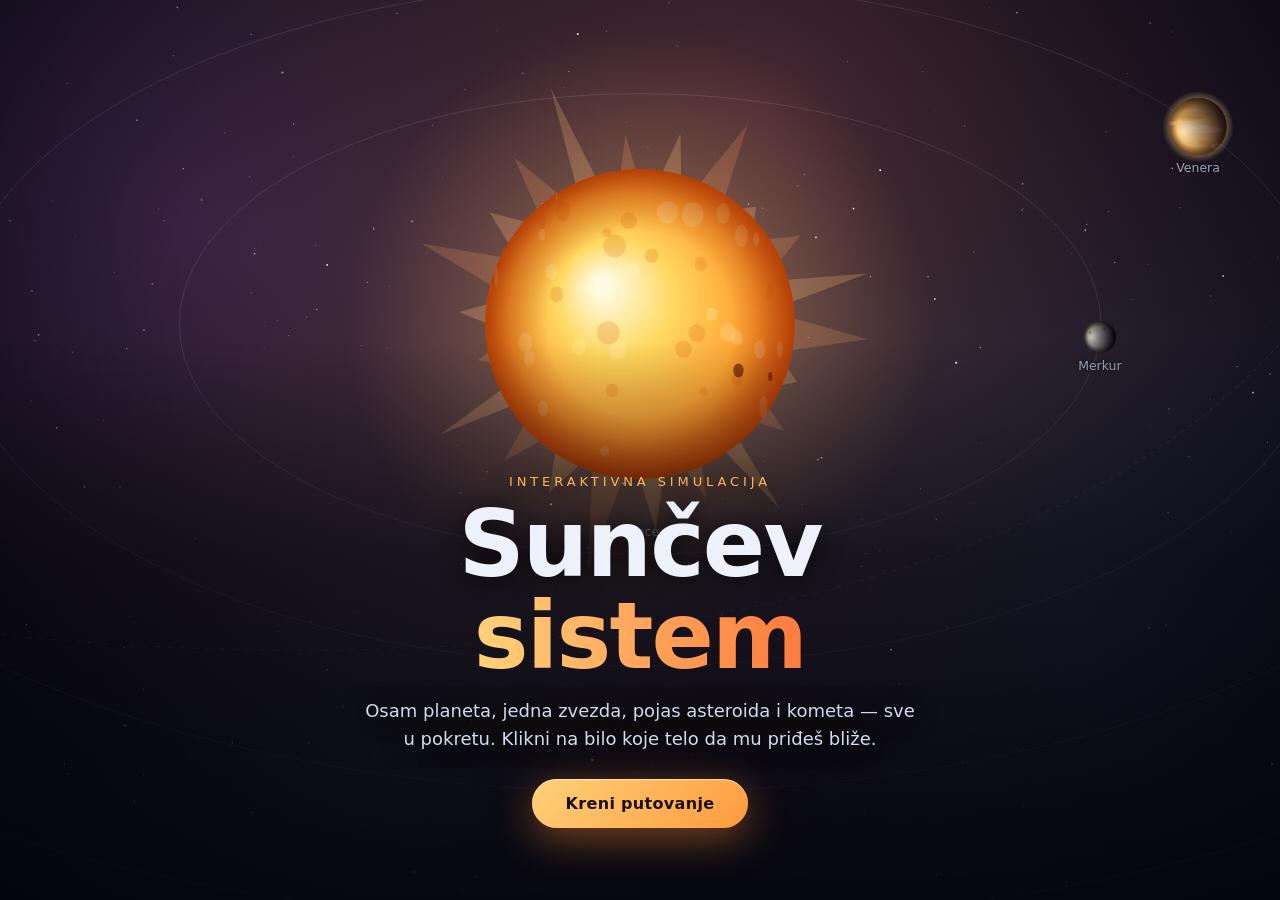
<file: solar-system/index.html>
<!doctype html>
<html lang="sr-Latn">
  <head>
    <meta charset="utf-8" />
    <meta name="viewport" content="width=device-width,initial-scale=1,viewport-fit=cover" />
    <title>Sunčev sistem</title>
    <meta
      name="description"
      content="Interaktivna animacija Sunčevog sistema: kliknite na planete, zumirajte, ubrzajte vreme i otkrijte zanimljivosti."
    />
    <meta name="color-scheme" content="dark" />
    <meta name="theme-color" content="#04050d" />
    <link
      rel="icon"
      type="image/svg+xml"
      href="data:image/svg+xml,%3Csvg xmlns='http://www.w3.org/2000/svg' viewBox='0 0 64 64'%3E%3Crect width='64' height='64' rx='16' fill='%2304050d'/%3E%3Ccircle cx='32' cy='32' r='12' fill='%23ffb454'/%3E%3Ccircle cx='32' cy='32' r='22' fill='none' stroke='%23ffffff55' stroke-width='2'/%3E%3Ccircle cx='54' cy='32' r='4' fill='%236fb7ff'/%3E%3C/svg%3E"
    />
    <link rel="stylesheet" href="style.css" />
  </head>
  <body>
    <canvas id="space" aria-label="Animirani prikaz Sunčevog sistema" role="img"></canvas>

    <header class="hud hud-top">
      <div class="brand">
        <span class="brand-dot" aria-hidden="true"></span>
        <span>Sunčev <strong>sistem</strong></span>
      </div>

      <div class="controls" role="group" aria-label="Kontrole simulacije">
        <button id="btn-play" class="icon-btn" type="button" aria-label="Pauziraj" aria-pressed="false" title="Pauza / nastavi (razmaknica)">
          <svg class="i-pause" viewBox="0 0 24 24" width="18" height="18" aria-hidden="true"><path fill="currentColor" d="M7 5h3.5v14H7zM13.5 5H17v14h-3.5z" /></svg>
          <svg class="i-play" viewBox="0 0 24 24" width="18" height="18" aria-hidden="true"><path fill="currentColor" d="M8 5.5v13l11-6.5z" /></svg>
        </button>
        <label class="speed">
          <span>Brzina</span>
          <input id="speed" type="range" min="0" max="8" step="0.25" value="1" />
          <output id="speed-out" for="speed">1×</output>
        </label>
        <button id="btn-orbits" class="toggle" type="button" aria-pressed="true">Orbite</button>
        <button id="btn-labels" class="toggle" type="button" aria-pressed="true">Nazivi</button>
        <button id="btn-reset" class="toggle" type="button">Ceo sistem</button>
      </div>
    </header>

    <aside id="info" class="panel" aria-hidden="true" aria-live="polite">
      <button id="info-close" class="panel-close" type="button" aria-label="Zatvori panel">×</button>
      <div class="orb" id="info-orb" aria-hidden="true"></div>
      <p class="kicker" id="info-kicker"></p>
      <h2 id="info-name"></h2>
      <p class="desc" id="info-desc"></p>
      <dl class="stats" id="info-stats"></dl>
      <div class="fun">
        <span>Da li ste znali?</span>
        <p id="info-fun"></p>
      </div>
    </aside>

    <nav id="chips" class="hud hud-bottom" aria-label="Izaberite nebesko telo"></nav>
    <p class="hint" id="hint">Prevuci za pomeranje · točkić ili štipanje za zum · klikni na planetu</p>

    <section id="intro" class="intro" aria-labelledby="intro-title">
      <div class="intro-inner">
        <p class="eyebrow">Interaktivna simulacija</p>
        <h1 id="intro-title">Sunčev <span>sistem</span></h1>
        <p class="lead">
          Osam planeta, jedna zvezda, pojas asteroida i kometa — sve u pokretu. Klikni na bilo koje telo da mu
          priđeš bliže.
        </p>
        <button id="start" class="cta" type="button">Kreni putovanje</button>
      </div>
    </section>

    <noscript><p class="noscript">Za ovu animaciju je potreban JavaScript.</p></noscript>
    <script src="app.js"></script>
  </body>
</html>
</file>
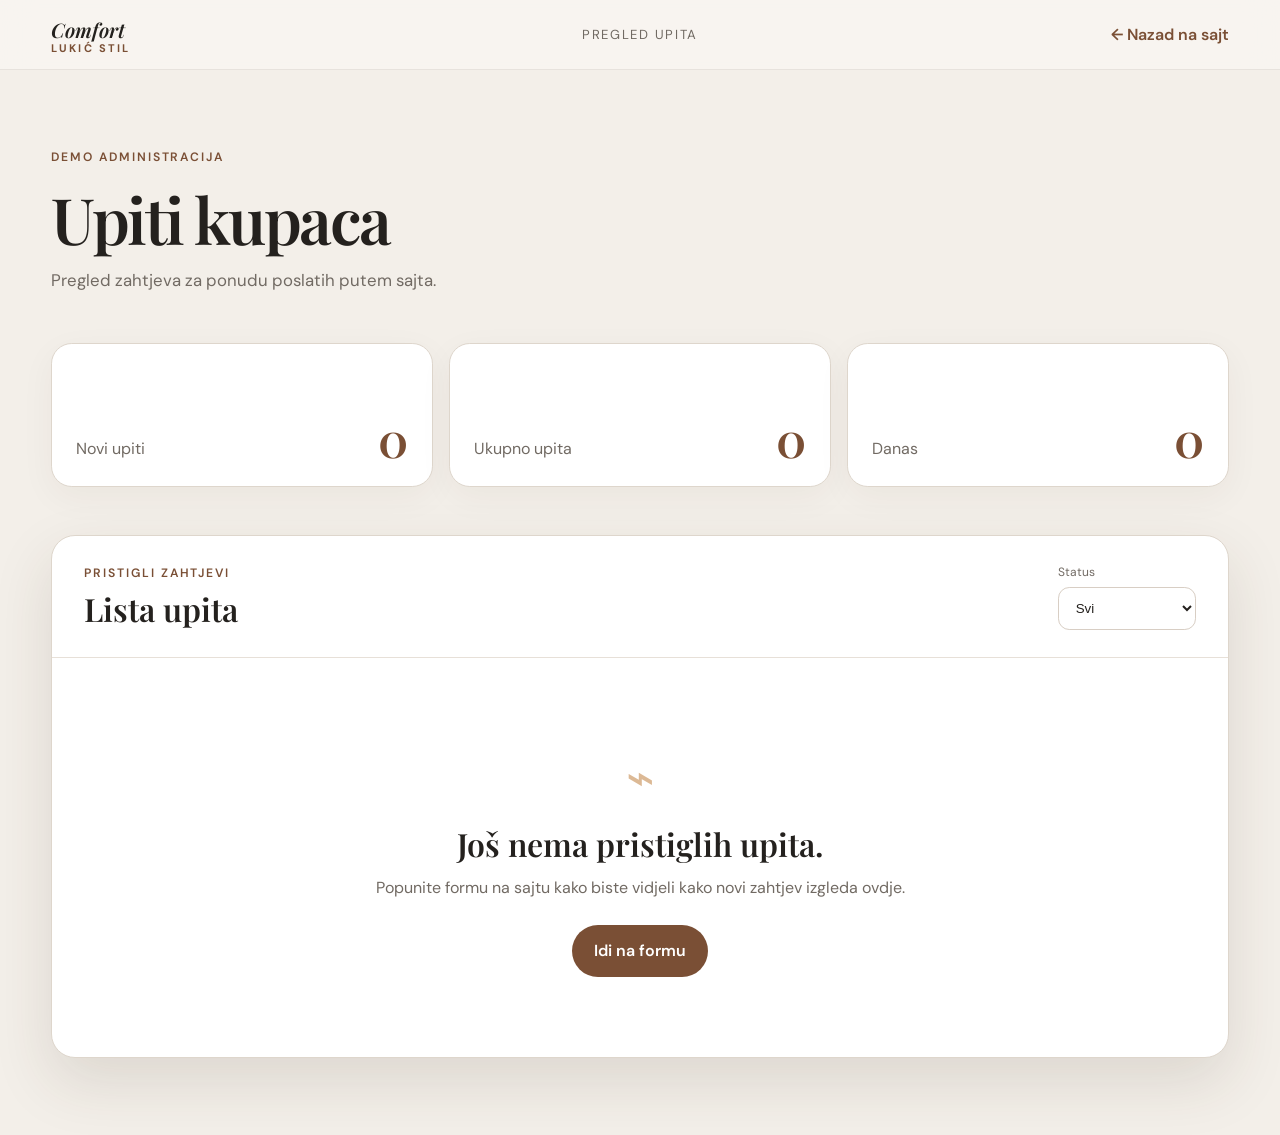
<file: admin.html>
<!doctype html>
<html lang="sr-Latn">
  <head>
    <meta charset="utf-8" />
    <meta name="viewport" content="width=device-width,initial-scale=1" />
    <title>Pregled upita — Comfort Lukić Stil</title>
    <meta name="description" content="Demo pregled zahtjeva za ponudu." />
    <link
      rel="icon"
      type="image/svg+xml"
      href="data:image/svg+xml,%3Csvg xmlns='http://www.w3.org/2000/svg' viewBox='0 0 64 64'%3E%3Crect width='64' height='64' rx='16' fill='%237a4f35'/%3E%3Cpath d='M15 38h34v9H15zM20 25h24c3 0 5 2 5 5v8H15v-8c0-3 2-5 5-5z' fill='%23f5efe8'/%3E%3C/svg%3E"
    />
    <link rel="stylesheet" href="styles.css" />
    <link rel="stylesheet" href="admin.css" />
  </head>
  <body class="admin-body">
    <header class="admin-header">
      <a class="brand" href="index.html"
        ><span>Comfort</span><strong>Lukić Stil</strong></a
      >
      <p>Pregled upita</p>
      <a class="back-link" href="index.html">← Nazad na sajt</a>
    </header>
    <main class="admin-main">
      <section class="admin-heading">
        <div>
          <p class="eyebrow">Demo administracija</p>
          <h1>Upiti kupaca</h1>
          <p>Pregled zahtjeva za ponudu poslatih putem sajta.</p>
        </div>
      </section>
      <section class="stats" aria-label="Sažetak upita">
        <article>
          <span>Novi upiti</span><strong id="new-count">0</strong>
        </article>
        <article>
          <span>Ukupno upita</span><strong id="total-count">0</strong>
        </article>
        <article><span>Danas</span><strong id="today-count">0</strong></article>
      </section>
      <section class="inquiries-panel" aria-labelledby="list-title">
        <div class="panel-heading">
          <div>
            <p class="eyebrow">Pristigli zahtjevi</p>
            <h2 id="list-title">Lista upita</h2>
          </div>
          <label class="status-filter"
            >Status<select id="status-filter">
              <option value="Svi">Svi</option>
              <option value="Novi">Novi</option>
              <option value="Kontaktiran">Kontaktiran</option>
              <option value="Arhiviran">Arhiviran</option>
            </select></label
          >
        </div>
        <div class="inquiry-table-wrap">
          <table class="inquiry-table">
            <thead>
              <tr>
                <th>ID</th>
                <th>Kupac</th>
                <th>Telefon</th>
                <th>Šta želi</th>
                <th>Datum</th>
                <th>Status</th>
                <th></th>
              </tr>
            </thead>
            <tbody id="inquiry-list"></tbody>
          </table>
        </div>
        <div class="empty-state" id="empty-state" hidden>
          <div>⌁</div>
          <h3>Još nema pristiglih upita.</h3>
          <p>
            Popunite formu na sajtu kako biste vidjeli kako novi zahtjev izgleda
            ovdje.
          </p>
          <a class="button" href="index.html#upit">Idi na formu</a>
        </div>
      </section>
    </main>
    <dialog class="detail-dialog" id="detail-dialog">
      <button class="detail-close" type="button" aria-label="Zatvori detalje">
        ×
      </button>
      <div id="detail-content"></div>
    </dialog>
    <script src="admin.js"></script>
  </body>
</html>
</file>
<file: solar-system/style.css>
:root {
  --bg: #04050d;
  --ink: #eef1fb;
  --muted: #9aa4c4;
  --accent: #ffb454;
  --accent-2: #ff7a3c;
  --glass: rgba(12, 16, 36, 0.62);
  --glass-strong: rgba(14, 19, 42, 0.82);
  --line: rgba(255, 255, 255, 0.1);
  --radius: 16px;
  --gutter: 16px;
  color-scheme: dark;
}

* {
  box-sizing: border-box;
}

html,
body {
  margin: 0;
  height: 100%;
  background: var(--bg);
  color: var(--ink);
  font-family: system-ui, -apple-system, "Segoe UI", Roboto, "Helvetica Neue", Arial, sans-serif;
  overflow: hidden;
  -webkit-font-smoothing: antialiased;
}

#space {
  position: fixed;
  inset: 0;
  width: 100%;
  height: 100%;
  display: block;
  touch-action: none;
  cursor: grab;
}
#space.dragging {
  cursor: grabbing;
}
#space.over {
  cursor: pointer;
}

button {
  font: inherit;
  color: inherit;
  cursor: pointer;
}
button:focus-visible,
input:focus-visible {
  outline: 2px solid var(--accent);
  outline-offset: 2px;
}

/* ---------- HUD ---------- */
.hud {
  position: fixed;
  left: var(--gutter);
  right: var(--gutter);
  z-index: 5;
  opacity: 0;
  transform: translateY(8px);
  pointer-events: none;
  transition: opacity 0.8s ease 0.5s, transform 0.8s ease 0.5s;
}
body.ready .hud {
  opacity: 1;
  transform: none;
  pointer-events: auto;
}
.hud-top {
  top: max(var(--gutter), env(safe-area-inset-top));
  display: flex;
  align-items: center;
  justify-content: space-between;
  gap: 12px;
  pointer-events: none;
}
body.ready .hud-top {
  pointer-events: none;
}
.hud-top > * {
  pointer-events: auto;
}
.hud-bottom {
  bottom: max(var(--gutter), env(safe-area-inset-bottom));
  display: flex;
  gap: 8px;
  overflow-x: auto;
  padding: 8px;
  border-radius: 999px;
  background: var(--glass);
  border: 1px solid var(--line);
  backdrop-filter: blur(14px);
  -webkit-backdrop-filter: blur(14px);
  scrollbar-width: none;
  width: fit-content;
  max-width: calc(100% - 2 * var(--gutter));
  margin-inline: auto;
}
.hud-bottom::-webkit-scrollbar {
  display: none;
}

.brand {
  display: flex;
  align-items: center;
  gap: 10px;
  padding: 10px 16px;
  border-radius: 999px;
  background: var(--glass);
  border: 1px solid var(--line);
  backdrop-filter: blur(14px);
  -webkit-backdrop-filter: blur(14px);
  font-size: 15px;
  letter-spacing: 0.02em;
  white-space: nowrap;
}
.brand strong {
  color: var(--accent);
  font-weight: 650;
}
.brand-dot {
  width: 12px;
  height: 12px;
  border-radius: 50%;
  background: radial-gradient(circle at 35% 35%, #fff6c8, #ffb454 55%, #ff7a3c);
  box-shadow: 0 0 14px 2px rgba(255, 170, 70, 0.7);
  animation: pulse 2.4s ease-in-out infinite;
}

.controls {
  display: flex;
  align-items: center;
  gap: 8px;
  padding: 6px;
  border-radius: 999px;
  background: var(--glass);
  border: 1px solid var(--line);
  backdrop-filter: blur(14px);
  -webkit-backdrop-filter: blur(14px);
}
.icon-btn {
  width: 38px;
  height: 38px;
  border-radius: 50%;
  border: 1px solid var(--line);
  background: rgba(255, 255, 255, 0.06);
  display: grid;
  place-items: center;
  transition: background 0.2s, transform 0.2s;
}
.icon-btn:hover {
  background: rgba(255, 255, 255, 0.14);
}
.icon-btn:active {
  transform: scale(0.94);
}
.icon-btn .i-play {
  display: none;
}
.icon-btn[aria-pressed="true"] .i-play {
  display: block;
}
.icon-btn[aria-pressed="true"] .i-pause {
  display: none;
}

.speed {
  display: flex;
  align-items: center;
  gap: 8px;
  font-size: 13px;
  color: var(--muted);
  padding: 0 6px;
}
.speed output {
  min-width: 3.2ch;
  color: var(--ink);
  font-variant-numeric: tabular-nums;
  text-align: right;
}
input[type="range"] {
  -webkit-appearance: none;
  appearance: none;
  width: 110px;
  height: 4px;
  border-radius: 4px;
  background: linear-gradient(90deg, var(--accent) var(--fill, 12%), rgba(255, 255, 255, 0.18) var(--fill, 12%));
  outline-offset: 6px;
}
input[type="range"]::-webkit-slider-thumb {
  -webkit-appearance: none;
  width: 16px;
  height: 16px;
  border-radius: 50%;
  background: #fff;
  border: 2px solid var(--accent);
  box-shadow: 0 0 10px rgba(255, 180, 84, 0.6);
}
input[type="range"]::-moz-range-thumb {
  width: 12px;
  height: 12px;
  border-radius: 50%;
  background: #fff;
  border: 2px solid var(--accent);
}

.toggle {
  padding: 9px 14px;
  border-radius: 999px;
  border: 1px solid var(--line);
  background: rgba(255, 255, 255, 0.04);
  font-size: 13px;
  color: var(--muted);
  white-space: nowrap;
  transition: background 0.2s, color 0.2s, border-color 0.2s;
}
.toggle:hover {
  background: rgba(255, 255, 255, 0.12);
  color: var(--ink);
}
.toggle[aria-pressed="true"] {
  color: var(--ink);
  border-color: rgba(255, 180, 84, 0.55);
  background: rgba(255, 180, 84, 0.14);
}

/* ---------- chips ---------- */
.chip {
  display: inline-flex;
  align-items: center;
  gap: 8px;
  padding: 9px 14px 9px 10px;
  border-radius: 999px;
  border: 1px solid transparent;
  background: transparent;
  font-size: 14px;
  color: var(--muted);
  white-space: nowrap;
  transition: background 0.2s, color 0.2s, border-color 0.2s;
}
.chip:hover {
  background: rgba(255, 255, 255, 0.08);
  color: var(--ink);
}
.chip[aria-current="true"] {
  color: var(--ink);
  border-color: rgba(255, 180, 84, 0.6);
  background: rgba(255, 180, 84, 0.14);
}
.chip i {
  width: 14px;
  height: 14px;
  border-radius: 50%;
  background: var(--c);
  box-shadow: 0 0 10px var(--c);
  flex: none;
}

.hint {
  position: fixed;
  left: 0;
  right: 0;
  bottom: calc(max(var(--gutter), env(safe-area-inset-bottom)) + 70px);
  margin: 0;
  text-align: center;
  font-size: 12.5px;
  letter-spacing: 0.03em;
  color: var(--muted);
  pointer-events: none;
  opacity: 0;
  z-index: 4;
}
body.ready .hint {
  animation: hint 9s ease 1.4s both;
}

/* ---------- info panel ---------- */
.panel {
  position: fixed;
  z-index: 6;
  top: calc(max(var(--gutter), env(safe-area-inset-top)) + 70px);
  right: var(--gutter);
  bottom: calc(max(var(--gutter), env(safe-area-inset-bottom)) + 72px);
  width: min(360px, calc(100vw - 2 * var(--gutter)));
  padding: 24px 22px 22px;
  border-radius: 22px;
  background: var(--glass-strong);
  border: 1px solid var(--line);
  backdrop-filter: blur(18px);
  -webkit-backdrop-filter: blur(18px);
  overflow-y: auto;
  opacity: 0;
  transform: translateX(32px);
  pointer-events: none;
  visibility: hidden;
  transition: opacity 0.45s ease, transform 0.55s cubic-bezier(0.2, 0.8, 0.2, 1), visibility 0s linear 0.55s;
  scrollbar-width: thin;
}
.panel.open {
  opacity: 1;
  transform: none;
  pointer-events: auto;
  visibility: visible;
  transition-delay: 0s;
}
.panel-close {
  position: absolute;
  top: 12px;
  right: 12px;
  width: 34px;
  height: 34px;
  border-radius: 50%;
  border: 1px solid var(--line);
  background: rgba(255, 255, 255, 0.06);
  font-size: 22px;
  line-height: 1;
  display: grid;
  place-items: center;
}
.panel-close:hover {
  background: rgba(255, 255, 255, 0.14);
}
.orb {
  width: 54px;
  height: 54px;
  border-radius: 50%;
  margin-bottom: 14px;
  background: var(--orb, #888);
  box-shadow: inset -8px -8px 16px rgba(0, 0, 0, 0.55), 0 0 28px var(--glow, rgba(255, 255, 255, 0.2));
  animation: bob 5s ease-in-out infinite;
}
.kicker {
  margin: 0 0 4px;
  font-size: 12px;
  letter-spacing: 0.14em;
  text-transform: uppercase;
  color: var(--accent);
}
.panel h2 {
  margin: 0 0 10px;
  font-size: 32px;
  line-height: 1.1;
  font-weight: 650;
  letter-spacing: -0.01em;
}
.desc {
  margin: 0 0 18px;
  font-size: 15px;
  line-height: 1.55;
  color: #cdd4ec;
}
.stats {
  margin: 0 0 18px;
  display: grid;
  gap: 1px;
  border-radius: 14px;
  overflow: hidden;
  background: var(--line);
}
.stats div {
  display: flex;
  justify-content: space-between;
  gap: 14px;
  padding: 10px 14px;
  background: rgba(10, 14, 32, 0.9);
  font-size: 14px;
}
.stats dt {
  color: var(--muted);
}
.stats dd {
  margin: 0;
  text-align: right;
  font-variant-numeric: tabular-nums;
}
.fun {
  padding: 14px 16px;
  border-radius: 14px;
  background: linear-gradient(135deg, rgba(255, 180, 84, 0.16), rgba(255, 122, 60, 0.06));
  border: 1px solid rgba(255, 180, 84, 0.28);
}
.fun span {
  font-size: 12px;
  letter-spacing: 0.12em;
  text-transform: uppercase;
  color: var(--accent);
}
.fun p {
  margin: 6px 0 0;
  font-size: 14.5px;
  line-height: 1.5;
}
.panel.open > * {
  animation: rise 0.6s cubic-bezier(0.2, 0.8, 0.2, 1) both;
}
.panel.open > :nth-child(3) { animation-delay: 0.05s; }
.panel.open > :nth-child(4) { animation-delay: 0.1s; }
.panel.open > :nth-child(5) { animation-delay: 0.15s; }
.panel.open > :nth-child(6) { animation-delay: 0.2s; }
.panel.open > :nth-child(7) { animation-delay: 0.25s; }

/* ---------- intro ---------- */
.intro {
  position: fixed;
  inset: 0;
  z-index: 10;
  display: flex;
  align-items: flex-end;
  justify-content: center;
  padding: 0 var(--gutter) max(8vh, 40px);
  text-align: center;
  background: linear-gradient(to top, rgba(4, 5, 13, 0.85) 0%, rgba(4, 5, 13, 0.55) 38%, transparent 62%);
  transition: opacity 1.1s ease, visibility 0s linear 1.1s;
}
body.ready .intro {
  opacity: 0;
  visibility: hidden;
  pointer-events: none;
}
.intro-inner {
  max-width: 640px;
  text-shadow: 0 2px 24px rgba(0, 0, 0, 0.8);
}
.intro-inner > * {
  animation: rise 1.1s cubic-bezier(0.2, 0.8, 0.2, 1) both;
}
.intro-inner > :nth-child(2) { animation-delay: 0.15s; }
.intro-inner > :nth-child(3) { animation-delay: 0.3s; }
.intro-inner > :nth-child(4) { animation-delay: 0.45s; }
.eyebrow {
  margin: 0 0 10px;
  font-size: 13px;
  letter-spacing: 0.3em;
  text-transform: uppercase;
  color: var(--accent);
}
.intro h1 {
  margin: 0 0 14px;
  font-size: clamp(42px, 9vw, 92px);
  line-height: 1;
  font-weight: 700;
  letter-spacing: -0.02em;
}
.intro h1 span {
  background: linear-gradient(90deg, #ffd27a, #ff7a3c);
  -webkit-background-clip: text;
  background-clip: text;
  color: transparent;
  text-shadow: none;
}
.lead {
  margin: 0 auto 26px;
  max-width: 48ch;
  font-size: clamp(15px, 2.2vw, 18px);
  line-height: 1.55;
  color: #d4daf0;
}
.cta {
  padding: 15px 34px;
  border-radius: 999px;
  border: 0;
  font-size: 16px;
  font-weight: 600;
  letter-spacing: 0.02em;
  color: #1a0f05;
  background: linear-gradient(135deg, #ffd27a, #ff9a3c);
  box-shadow: 0 10px 40px rgba(255, 140, 50, 0.45), inset 0 1px 0 rgba(255, 255, 255, 0.5);
  text-shadow: none;
  transition: transform 0.25s, box-shadow 0.25s;
}
.cta:hover {
  transform: translateY(-2px) scale(1.03);
  box-shadow: 0 14px 52px rgba(255, 140, 50, 0.6), inset 0 1px 0 rgba(255, 255, 255, 0.5);
}
.cta:active {
  transform: scale(0.98);
}

.noscript {
  position: fixed;
  inset: 0;
  display: grid;
  place-items: center;
  z-index: 20;
  margin: 0;
  background: var(--bg);
}

/* ---------- animations ---------- */
@keyframes pulse {
  50% {
    transform: scale(1.18);
    box-shadow: 0 0 20px 4px rgba(255, 170, 70, 0.85);
  }
}
@keyframes bob {
  50% {
    transform: translateY(-5px);
  }
}
@keyframes rise {
  from {
    opacity: 0;
    transform: translateY(18px);
  }
  to {
    opacity: 1;
    transform: none;
  }
}
@keyframes hint {
  0%, 100% { opacity: 0; }
  12%, 80% { opacity: 0.9; }
}

/* ---------- responsive ---------- */
@media (max-width: 900px) {
  .hud-top {
    flex-direction: column;
    align-items: stretch;
    gap: 8px;
  }
  .brand {
    align-self: flex-start;
  }
  .controls {
    overflow-x: auto;
    scrollbar-width: none;
    border-radius: 22px;
  }
  .controls::-webkit-scrollbar {
    display: none;
  }
  .controls > * {
    flex: none;
  }
  input[type="range"] {
    width: 84px;
  }
  .panel {
    top: auto;
    left: var(--gutter);
    right: var(--gutter);
    width: auto;
    bottom: calc(max(var(--gutter), env(safe-area-inset-bottom)) + 66px);
    max-height: 44vh;
    padding: 18px 18px 18px;
    transform: translateY(30px);
  }
  .panel h2 {
    font-size: 26px;
  }
  .orb {
    display: none;
  }
  .hint {
    display: none;
  }
}

@media (prefers-reduced-motion: reduce) {
  *,
  *::before,
  *::after {
    animation-duration: 0.01ms !important;
    animation-iteration-count: 1 !important;
    transition-duration: 0.01ms !important;
    transition-delay: 0s !important;
  }
}
</file>
<file: styles.css>
@import url("https://fonts.googleapis.com/css2?family=DM+Sans:wght@400;500;600&family=Playfair+Display:ital,wght@0,600;1,600&display=swap");
:root {
  --paper: #f8f5f0;
  --paper2: #eee6dc;
  --ink: #24211e;
  --muted: #716a63;
  --brown: #7a4f35;
  --dark: #302a25;
  --sand: #dcb995;
  --shadow: 0 24px 60px #432d1f20;
}
* {
  box-sizing: border-box;
}
html {
  scroll-behavior: smooth;
  scroll-padding-top: 5.5rem;
}
body {
  margin: 0;
  background: var(--paper);
  color: var(--ink);
  font:
    400 1rem/1.65 "DM Sans",
    sans-serif;
}
img {
  display: block;
  width: 100%;
}
a {
  color: inherit;
  text-decoration: none;
}
button,
input,
textarea {
  font: inherit;
}
.sr-only {
  position: absolute;
  width: 1px;
  height: 1px;
  overflow: hidden;
  clip: rect(0, 0, 0, 0);
}
.site-header {
  position: sticky;
  top: 0;
  z-index: 20;
  display: grid;
  grid-template-columns: 1fr auto 1fr;
  align-items: center;
  gap: 2rem;
  padding: 1rem clamp(1.25rem, 4vw, 4rem);
  background: #f8f5f0e8;
  backdrop-filter: blur(16px);
  border-bottom: 1px solid #503c2d18;
}
.site-header.scrolled {
  box-shadow: 0 8px 30px #302a2512;
}
.brand {
  display: inline-flex;
  flex-direction: column;
  width: max-content;
  line-height: 0.95;
}
.brand span {
  font:
    italic 600 1.25rem "Playfair Display",
    serif;
}
.brand strong {
  font-size: 0.69rem;
  letter-spacing: 0.19em;
  text-transform: uppercase;
  color: var(--brown);
}
nav {
  display: flex;
  gap: 2rem;
  font-size: 0.92rem;
}
nav a {
  position: relative;
}
nav a:after {
  content: "";
  position: absolute;
  left: 0;
  right: 100%;
  bottom: -0.35rem;
  height: 1px;
  background: var(--brown);
  transition: 0.25s;
}
nav a:hover:after {
  right: 0;
}
.button {
  display: inline-flex;
  align-items: center;
  justify-content: center;
  min-height: 3.25rem;
  padding: 0.8rem 1.4rem;
  border: 0;
  border-radius: 999px;
  background: var(--brown);
  color: #fff;
  font-weight: 600;
  cursor: pointer;
  transition: 0.25s;
}
.button:hover {
  background: #563625;
  transform: translateY(-2px);
}
.button-small {
  justify-self: end;
  min-height: 2.8rem;
}
.menu-toggle {
  display: none;
}
.hero {
  max-width: 1500px;
  margin: auto;
  min-height: calc(100svh - 79px);
  display: grid;
  grid-template-columns: 0.86fr 1.14fr;
  gap: clamp(2rem, 5vw, 6rem);
  align-items: center;
  padding: clamp(2rem, 5vw, 5.5rem) clamp(1.25rem, 4vw, 4rem);
}
.eyebrow {
  margin: 0 0 1.2rem;
  color: var(--brown);
  font-size: 0.76rem;
  font-weight: 600;
  letter-spacing: 0.16em;
  text-transform: uppercase;
}
.hero h1 {
  margin: 0;
  max-width: 11ch;
  font:
    600 clamp(3rem, 6vw, 6.2rem)/0.98 "Playfair Display",
    serif;
  letter-spacing: -0.04em;
}
.hero h1 em {
  color: var(--brown);
}
.lead {
  max-width: 34rem;
  margin: 1.75rem 0;
  color: var(--muted);
  font-size: clamp(1.05rem, 1.4vw, 1.28rem);
}
.hero-actions {
  display: flex;
  align-items: center;
  gap: 1.5rem;
}
.text-link {
  font-weight: 600;
}
.trust {
  margin: 2.4rem 0 0;
  color: var(--muted);
  font-size: 0.82rem;
}
.trust i {
  margin: 0 0.5rem;
  color: var(--sand);
}
.hero-image {
  position: relative;
  margin: 0;
}
.hero-image:before {
  content: "";
  position: absolute;
  inset: -1rem 1rem 1rem -1rem;
  border: 1px solid #d7c0a7;
  border-radius: 10rem 1.5rem 1.5rem;
  z-index: -1;
}
.hero-image img {
  height: min(68vh, 690px);
  object-fit: cover;
  border-radius: 10rem 1.5rem 1.5rem;
  box-shadow: var(--shadow);
}
.hero-image figcaption {
  position: absolute;
  right: 1rem;
  bottom: 1rem;
  display: flex;
  align-items: center;
  gap: 0.8rem;
  max-width: 18rem;
  padding: 0.8rem 1.1rem;
  border-radius: 1rem;
  background: #f8f5f0eb;
  font-size: 0.8rem;
}
.hero-image figcaption span {
  color: var(--brown);
  font:
    600 1.5rem "Playfair Display",
    serif;
}
.section {
  padding: clamp(4.5rem, 8vw, 8rem) clamp(1.25rem, 5vw, 5rem);
}
.section-heading {
  display: flex;
  justify-content: space-between;
  align-items: end;
  gap: 2rem;
  max-width: 1400px;
  margin: 0 auto 3rem;
}
.section-heading h2,
.inquiry-intro h2,
.contact-copy h2 {
  margin: 0;
  font:
    600 clamp(2.6rem, 5vw, 5rem)/1 "Playfair Display",
    serif;
  letter-spacing: -0.035em;
}
.section-heading > p {
  max-width: 35rem;
  margin: 0;
  color: var(--muted);
}
.products {
  background: #fff;
}
.product-grid {
  display: grid;
  grid-template-columns: repeat(3, 1fr);
  gap: 1.5rem;
  max-width: 1400px;
  margin: auto;
}
.product-card {
  overflow: hidden;
  border: 1px solid #e5ded5;
  border-radius: 1.5rem;
  background: var(--paper);
  transition: 0.3s;
}
.product-card:hover {
  transform: translateY(-7px);
  box-shadow: var(--shadow);
}
.product-card img {
  height: 17rem;
  object-fit: cover;
  transition: 0.5s;
}
.product-card:hover img {
  transform: scale(1.025);
}
.product-card > div {
  display: grid;
  grid-template-columns: auto 1fr;
  gap: 0.2rem 1rem;
  padding: 1.4rem;
}
.product-card b {
  grid-row: 1/4;
  color: var(--brown);
  font-size: 0.75rem;
}
.product-card h3 {
  margin: 0;
  font:
    600 1.6rem "Playfair Display",
    serif;
}
.product-card p {
  min-height: 3.2rem;
  margin: 0.6rem 0;
  color: var(--muted);
  font-size: 0.9rem;
}
.product-inquiry {
  width: max-content;
  padding: 0;
  border: 0;
  background: none;
  color: var(--brown);
  font-weight: 600;
  cursor: pointer;
}
.gallery-section {
  background: var(--paper2);
}
.gallery {
  display: grid;
  grid-template-columns: 1.25fr 0.75fr 1fr;
  grid-auto-rows: 16rem;
  gap: 1rem;
  max-width: 1400px;
  margin: auto;
}
.gallery-item {
  position: relative;
  overflow: hidden;
  padding: 0;
  border: 0;
  border-radius: 1.2rem;
  cursor: zoom-in;
}
.gallery-item.wide {
  grid-column: span 2;
}
.gallery-item.tall {
  grid-row: span 2;
}
.gallery-item img {
  height: 100%;
  object-fit: cover;
  transition: 0.5s;
}
.gallery-item span {
  position: absolute;
  left: 1rem;
  bottom: 1rem;
  color: #fff;
  font-weight: 600;
  opacity: 0;
  transition: 0.3s;
}
.gallery-item:hover img {
  transform: scale(1.04);
}
.gallery-item:hover span {
  opacity: 1;
}
.photo-note {
  max-width: 1400px;
  margin: 0.8rem auto;
  color: var(--muted);
  font-size: 0.75rem;
}
.gallery-cta {
  max-width: 900px;
  margin: 4rem auto 0;
  text-align: center;
}
.gallery-cta p {
  font:
    600 clamp(1.7rem, 3vw, 2.5rem)/1.25 "Playfair Display",
    serif;
}
.inquiry-section {
  padding: clamp(4.5rem, 8vw, 8rem) clamp(1.25rem, 7vw, 8rem);
  background: var(--dark);
  color: #fff;
}
.inquiry-intro {
  display: grid;
  grid-template-columns: 1fr 1fr;
  gap: 2rem 4rem;
  max-width: 1200px;
  margin: 0 auto 3.5rem;
}
.inquiry-intro > p:last-child {
  margin: 0;
  color: #d8d0c8;
}
.eyebrow.light {
  color: var(--sand);
}
#inquiry-form {
  max-width: 1200px;
  margin: auto;
}
.form-row {
  display: grid;
  grid-template-columns: 1fr 1fr;
  gap: 1rem;
}
.form-block {
  min-width: 0;
  margin: 0 0 1rem;
  padding: clamp(1.3rem, 3vw, 2.2rem);
  border: 1px solid #ffffff1f;
  border-radius: 1.4rem;
  background: #ffffff0b;
}
.form-block legend {
  padding-right: 0.6rem;
  font-weight: 600;
  font-size: 1.16rem;
}
.form-block legend > span {
  display: inline-grid;
  width: 2rem;
  height: 2rem;
  margin-right: 0.65rem;
  place-items: center;
  border-radius: 50%;
  background: var(--sand);
  color: var(--dark);
  font-size: 0.8rem;
}
.form-block legend b {
  margin-left: 0.7rem;
  color: #978d84;
  font-size: 0.72rem;
  font-weight: 400;
}
.choice-grid {
  display: grid;
  grid-template-columns: repeat(3, 1fr);
  gap: 0.8rem;
}
.choice-card input,
.segmented input,
.stacked-choices input,
.colors input {
  position: absolute;
  opacity: 0;
}
.choice-card span,
.segmented span,
.stacked-choices span {
  display: flex;
  align-items: center;
  min-height: 3.6rem;
  padding: 0.8rem 1rem;
  border: 1px solid #ffffff29;
  border-radius: 0.85rem;
  color: #ded7d1;
  cursor: pointer;
  transition: 0.2s;
}
.choice-card span:before,
.stacked-choices span:before {
  content: "";
  width: 1rem;
  height: 1rem;
  margin-right: 0.7rem;
  border: 1px solid #857a71;
  border-radius: 0.25rem;
}
.choice-card input:checked + span,
.stacked-choices input:checked + span,
.segmented input:checked + span {
  border-color: var(--sand);
  background: var(--sand);
  color: var(--dark);
}
.field-error,
.input-error {
  display: none;
  color: #ffb7a8;
  font-size: 0.78rem;
}
.field-error.show,
.invalid .input-error {
  display: block;
}
.segmented {
  display: grid;
  grid-template-columns: 1fr 1.6fr;
  gap: 0.5rem;
}
.segmented span {
  justify-content: center;
}
.dimensions:not([hidden]) {
  display: grid;
  grid-template-columns: repeat(3, 1fr);
  gap: 0.6rem;
  margin-top: 1rem;
}
.dimensions label,
.contact-grid label {
  color: #cfc6be;
  font-size: 0.82rem;
}
.dimensions input,
.contact-grid input,
textarea {
  width: 100%;
  min-height: 3.25rem;
  margin-top: 0.4rem;
  padding: 0.75rem 0.9rem;
  border: 1px solid #ffffff29;
  border-radius: 0.7rem;
  outline: 0;
  background: #ffffff0f;
  color: #fff;
}
.dimensions input:focus,
.contact-grid input:focus,
textarea:focus {
  border-color: var(--sand);
  box-shadow: 0 0 0 3px #dcb9951f;
}
.stacked-choices {
  display: grid;
  grid-template-columns: 1fr 1fr;
  gap: 0.55rem;
}
.colors {
  display: flex;
  flex-wrap: wrap;
  gap: 1rem;
}
.colors label {
  display: grid;
  justify-items: center;
  gap: 0.35rem;
  color: #cfc6be;
  font-size: 0.7rem;
  cursor: pointer;
}
.colors label > span {
  display: grid;
  width: 2.9rem;
  height: 2.9rem;
  place-items: center;
  border-radius: 50%;
  background: var(--swatch);
  border: 3px solid transparent;
  outline: 1px solid #ffffff26;
}
.colors input:checked + span {
  border-color: var(--dark);
  outline: 2px solid var(--sand);
}
.colors b {
  font-weight: 400;
}
.colors .other-color {
  grid-template-columns: auto 1fr;
  align-items: center;
}
.colors .other-color span {
  font-size: 1.3rem;
  background: transparent;
}
.quantity {
  display: flex;
  align-items: center;
  gap: 0.7rem;
}
.quantity button {
  width: 3.3rem;
  height: 3.3rem;
  border: 1px solid #ffffff33;
  border-radius: 50%;
  background: transparent;
  color: #fff;
  font-size: 1.4rem;
  cursor: pointer;
}
.quantity output {
  min-width: 3rem;
  text-align: center;
  font:
    600 2rem "Playfair Display",
    serif;
}
.help-text {
  color: #978d84;
  font-size: 0.8rem;
}
.file-picker {
  display: flex;
  align-items: center;
  gap: 1rem;
  min-height: 7rem;
  padding: 1rem;
  border: 1px dashed #7c7067;
  border-radius: 1rem;
  cursor: pointer;
}
.file-picker input {
  position: absolute;
  opacity: 0;
  width: 1px;
}
.file-icon {
  display: grid;
  width: 3rem;
  height: 3rem;
  place-items: center;
  border-radius: 50%;
  background: #dcb99524;
  color: var(--sand);
  font-size: 1.4rem;
}
.file-picker strong,
.file-picker small {
  display: block;
}
.file-picker small {
  color: #978d84;
}
.file-picker.has-file {
  border-color: var(--sand);
  background: #dcb99512;
}
textarea {
  resize: vertical;
  min-height: 7rem;
}
.contact-grid {
  display: grid;
  grid-template-columns: 1fr 1.15fr 1fr 1fr;
  gap: 1rem;
}
.phone-field input {
  border-color: var(--sand);
  background: #dcb99519;
  font-size: 1.05rem;
}
.contact-grid small {
  display: block;
  color: #978d84;
}
.contact-grid .input-error {
  color: #ffb7a8;
}
.invalid input {
  border-color: #ff8f78;
}
.submit-row {
  display: flex;
  justify-content: space-between;
  align-items: center;
  gap: 2rem;
}
.submit-row p {
  max-width: 33rem;
  color: #978d84;
  font-size: 0.8rem;
}
.submit-button {
  min-height: 4rem;
  background: var(--sand);
  color: var(--dark);
}
.success-state {
  max-width: 900px;
  margin: auto;
  padding: clamp(2rem, 6vw, 5rem);
  text-align: center;
  border: 1px solid #ffffff26;
  border-radius: 2rem;
  background: #ffffff0f;
}
.success-mark {
  display: grid;
  width: 4rem;
  height: 4rem;
  margin: auto;
  place-items: center;
  border-radius: 50%;
  background: var(--sand);
  color: var(--dark);
  font-size: 1.7rem;
}
.success-state h3 {
  font:
    600 clamp(2.2rem, 4vw, 3.6rem) "Playfair Display",
    serif;
}
.summary-card {
  margin: 2rem 0;
  padding: 1.5rem;
  text-align: left;
  border-radius: 1rem;
  background: #fff;
  color: var(--ink);
}
.summary-card dl {
  display: grid;
  grid-template-columns: 10rem 1fr;
  gap: 0.6rem;
}
.summary-card dt {
  color: var(--muted);
}
.summary-card dd {
  margin: 0;
  font-weight: 600;
}
.text-button {
  padding: 0.7rem;
  border: 0;
  border-bottom: 1px solid var(--sand);
  background: none;
  color: #fff;
  cursor: pointer;
}
.benefits {
  background: #fff;
}
.benefit-grid {
  display: grid;
  grid-template-columns: repeat(4, 1fr);
  max-width: 1400px;
  margin: auto;
  border-block: 1px solid #ddd5cc;
}
.benefit-grid article {
  padding: 2rem;
  border-right: 1px solid #ddd5cc;
}
.benefit-grid article:last-child {
  border: 0;
}
.benefit-grid span {
  color: var(--brown);
  font-size: 0.75rem;
}
.benefit-grid h3 {
  margin: 2.5rem 0 0.7rem;
  font:
    600 1.45rem "Playfair Display",
    serif;
}
.benefit-grid p {
  color: var(--muted);
}
.contact-section {
  display: grid;
  grid-template-columns: 1.2fr 0.8fr;
  gap: 4rem;
  padding: clamp(4rem, 8vw, 8rem) clamp(1.25rem, 8vw, 9rem);
  background: #704832;
  color: #fff;
}
.contact-copy > p:not(.eyebrow) {
  max-width: 38rem;
  color: #eadfd5;
}
.light-button {
  background: #fff;
  color: #4d3020;
}
.contact-list {
  display: grid;
  align-content: center;
  font-style: normal;
}
.contact-list > * {
  display: flex;
  justify-content: space-between;
  gap: 1rem;
  padding: 1.3rem 0;
  border-bottom: 1px solid #ffffff33;
}
.contact-list span {
  color: #d9c3b4;
  font-size: 0.8rem;
  text-transform: uppercase;
  letter-spacing: 0.1em;
}
footer {
  display: grid;
  grid-template-columns: 1fr auto 1fr;
  align-items: center;
  gap: 1rem 3rem;
  padding: 3rem clamp(1.25rem, 5vw, 5rem);
  background: #211e1b;
  color: #fff;
}
.footer-brand strong {
  color: var(--sand);
}
footer > p {
  color: #a99f96;
}
.copyright {
  grid-column: 1/-1;
  padding-top: 1.5rem;
  border-top: 1px solid #39342f;
  text-align: center;
  font-size: 0.75rem;
}
.lightbox {
  width: min(92vw, 1000px);
  max-width: none;
  padding: 0;
  border: 0;
  border-radius: 1.2rem;
  background: #171513;
  color: #fff;
  box-shadow: 0 40px 100px #0008;
}
.lightbox::backdrop {
  background: #140f0dda;
}
.lightbox img {
  max-height: 78vh;
  object-fit: contain;
}
.lightbox p {
  padding: 0 1rem;
}
.lightbox button {
  position: absolute;
  right: 0.8rem;
  top: 0.8rem;
  width: 3rem;
  height: 3rem;
  border: 0;
  border-radius: 50%;
  background: #0009;
  color: #fff;
  font-size: 1.7rem;
}
.reveal {
  opacity: 0;
  transform: translateY(22px);
  transition: 0.65s;
}
.reveal.visible {
  opacity: 1;
  transform: none;
}
@media (max-width: 1050px) {
  .product-grid {
    grid-template-columns: repeat(2, 1fr);
  }
  .contact-grid {
    grid-template-columns: 1fr 1fr;
  }
  .benefit-grid {
    grid-template-columns: 1fr 1fr;
  }
  .gallery {
    grid-template-columns: 1fr 1fr;
  }
  .gallery-item.wide {
    grid-column: span 1;
  }
  .gallery-item:last-child {
    grid-column: span 2;
  }
}
@media (max-width: 800px) {
  .site-header {
    grid-template-columns: 1fr auto;
  }
  .menu-toggle {
    display: grid;
    gap: 0.35rem;
    width: 2.8rem;
    height: 2.8rem;
    place-content: center;
    border: 0;
    border-radius: 50%;
    background: #eee6dc;
  }
  .menu-toggle span {
    width: 1.1rem;
    height: 1px;
    background: var(--ink);
  }
  .site-header > nav {
    position: absolute;
    top: 100%;
    left: 0;
    right: 0;
    display: none;
    flex-direction: column;
    gap: 0;
    padding: 1rem;
    background: var(--paper);
  }
  .site-header > nav.open {
    display: flex;
  }
  .site-header > nav a {
    padding: 0.8rem;
  }
  .button-small {
    display: none;
  }
  .hero {
    grid-template-columns: 1fr;
  }
  .hero-image img {
    height: 58vh;
    min-height: 28rem;
  }
  .section-heading,
  .inquiry-intro {
    display: grid;
    grid-template-columns: 1fr;
  }
  .form-row,
  .contact-section {
    grid-template-columns: 1fr;
  }
  .choice-grid {
    grid-template-columns: 1fr 1fr;
  }
  footer {
    grid-template-columns: 1fr;
    justify-items: center;
    text-align: center;
  }
  footer nav {
    flex-wrap: wrap;
  }
  .trust {
    line-height: 1.9;
  }
}
@media (max-width: 560px) {
  .hero-actions {
    align-items: flex-start;
    flex-direction: column;
  }
  .hero-image img {
    border-radius: 5rem 1rem 1rem;
  }
  .product-grid,
  .gallery,
  .choice-grid,
  .segmented,
  .stacked-choices,
  .contact-grid,
  .benefit-grid {
    grid-template-columns: 1fr;
  }
  .gallery-item.tall {
    grid-row: span 1;
  }
  .gallery-item:last-child {
    grid-column: span 1;
  }
  .dimensions:not([hidden]) {
    grid-template-columns: 1fr;
  }
  .submit-row {
    align-items: stretch;
    flex-direction: column;
  }
  .submit-button {
    width: 100%;
  }
  .summary-card dl {
    grid-template-columns: 1fr;
  }
}
@media (prefers-reduced-motion: reduce) {
  html {
    scroll-behavior: auto;
  }
  .reveal {
    opacity: 1;
    transform: none;
  }
  * {
    transition: none !important;
  }
}
.custom-color-field {
  display: grid;
  grid-template-rows: 0fr;
  opacity: 0;
  margin-top: 0;
  overflow: hidden;
  transition:
    grid-template-rows 0.3s ease,
    opacity 0.3s ease,
    margin 0.3s ease;
}
.custom-color-field > * {
  min-height: 0;
}
.custom-color-field.visible {
  grid-template-rows: auto auto auto;
  opacity: 1;
  margin-top: 1rem;
  overflow: visible;
}
.custom-color-field label {
  color: #cfc6be;
  font-size: 0.82rem;
}
.custom-color-field input {
  width: 100%;
  min-height: 3.25rem;
  margin-top: 0.4rem;
  padding: 0.75rem 0.9rem;
  border: 1px solid #ffffff29;
  border-radius: 0.7rem;
  outline: 0;
  background: #ffffff0f;
  color: #fff;
}
.custom-color-field input:focus {
  border-color: var(--sand);
  box-shadow: 0 0 0 3px #dcb9951f;
}
.custom-color-field.invalid input {
  border-color: #ff8f78;
}
.custom-color-field.invalid .input-error {
  display: block;
}
.inquiry-number {
  font-weight: 600;
  color: var(--sand) !important;
}
.admin-preview-link {
  display: block;
  width: max-content;
  max-width: 100%;
  margin: 1.5rem auto;
  color: var(--sand);
  font-weight: 600;
  border-bottom: 1px solid #dcb99566;
}
.admin-preview-link:hover {
  border-color: var(--sand);
}
</file>
<file: admin.css>
.admin-body {
  min-height: 100vh;
  background: #f3efe9;
}
.admin-header {
  position: sticky;
  top: 0;
  z-index: 10;
  display: grid;
  grid-template-columns: 1fr auto 1fr;
  align-items: center;
  gap: 2rem;
  padding: 1rem clamp(1.25rem, 4vw, 4rem);
  background: #f8f5f0ed;
  backdrop-filter: blur(16px);
  border-bottom: 1px solid #503c2d18;
}
.admin-header > p {
  margin: 0;
  color: var(--muted);
  font-size: 0.82rem;
  text-transform: uppercase;
  letter-spacing: 0.12em;
}
.back-link {
  justify-self: end;
  font-weight: 600;
  color: var(--brown);
}
.admin-main {
  max-width: 1400px;
  margin: auto;
  padding: clamp(3rem, 6vw, 6rem) clamp(1.25rem, 4vw, 4rem);
}
.admin-heading h1 {
  margin: 0.2rem 0;
  font:
    600 clamp(3rem, 5vw, 5rem)/1 "Playfair Display",
    serif;
  letter-spacing: -0.04em;
}
.admin-heading > div > p:last-child {
  color: var(--muted);
  font-size: 1.05rem;
}
.stats {
  display: grid;
  grid-template-columns: repeat(3, 1fr);
  gap: 1rem;
  margin: 3rem 0;
}
.stats article {
  display: flex;
  justify-content: space-between;
  align-items: end;
  min-height: 9rem;
  padding: 1.5rem;
  border: 1px solid #ded6cc;
  border-radius: 1.3rem;
  background: #fff;
  box-shadow: 0 10px 35px #432d1f0c;
}
.stats span {
  color: var(--muted);
}
.stats strong {
  font:
    600 3rem/1 "Playfair Display",
    serif;
  color: var(--brown);
}
.inquiries-panel {
  overflow: hidden;
  border: 1px solid #ded6cc;
  border-radius: 1.5rem;
  background: #fff;
  box-shadow: var(--shadow);
}
.panel-heading {
  display: flex;
  justify-content: space-between;
  align-items: end;
  gap: 1rem;
  padding: 1.7rem 2rem;
  border-bottom: 1px solid #e7e0d8;
}
.panel-heading .eyebrow {
  margin-bottom: 0.25rem;
}
.panel-heading h2 {
  margin: 0;
  font:
    600 2rem "Playfair Display",
    serif;
}
.status-filter {
  display: grid;
  gap: 0.25rem;
  color: var(--muted);
  font-size: 0.75rem;
}
.status-filter select {
  min-height: 2.7rem;
  padding: 0.45rem 2.2rem 0.45rem 0.8rem;
  border: 1px solid #d8cec4;
  border-radius: 0.7rem;
  background: #fff;
  color: var(--ink);
}
.inquiry-table {
  width: 100%;
  border-collapse: collapse;
}
.inquiry-table th,
.inquiry-table td {
  padding: 1rem 1.2rem;
  text-align: left;
  border-bottom: 1px solid #eee8e1;
}
.inquiry-table th {
  color: var(--muted);
  font-size: 0.72rem;
  text-transform: uppercase;
  letter-spacing: 0.08em;
}
.inquiry-table td {
  font-size: 0.9rem;
}
.inquiry-table td:first-child {
  font-weight: 600;
  color: var(--brown);
}
.customer-cell strong,
.customer-cell small {
  display: block;
}
.customer-cell small {
  color: var(--muted);
}
.status-badge {
  display: inline-flex;
  align-items: center;
  min-height: 1.8rem;
  padding: 0.25rem 0.65rem;
  border-radius: 999px;
  background: #f1e3d5;
  color: #704832;
  font-size: 0.75rem;
  font-weight: 600;
}
.status-badge.Kontaktiran {
  background: #e3e9df;
  color: #47583e;
}
.status-badge.Arhiviran {
  background: #e7e5e2;
  color: #67615b;
}
.view-button {
  min-height: 2.45rem;
  padding: 0.45rem 0.8rem;
  border: 1px solid #cdbbab;
  border-radius: 0.65rem;
  background: #fff;
  color: var(--brown);
  font-weight: 600;
  cursor: pointer;
}
.view-button:hover {
  background: #f4ede5;
}
.empty-state {
  padding: 5rem 1.5rem;
  text-align: center;
}
.empty-state > div {
  font-size: 3rem;
  color: var(--sand);
}
.empty-state h3 {
  margin: 0.3rem 0;
  font:
    600 2rem "Playfair Display",
    serif;
}
.empty-state p {
  max-width: 34rem;
  margin: 0.6rem auto 1.5rem;
  color: var(--muted);
}
.detail-dialog {
  width: min(94vw, 760px);
  max-width: none;
  max-height: 92vh;
  padding: 0;
  border: 0;
  border-radius: 1.5rem;
  background: #f8f5f0;
  color: var(--ink);
  box-shadow: 0 35px 90px #21160f66;
}
.detail-dialog::backdrop {
  background: #211915b8;
  backdrop-filter: blur(4px);
}
.detail-close {
  position: sticky;
  float: right;
  top: 1rem;
  margin: 1rem 1rem -4rem;
  width: 3rem;
  height: 3rem;
  border: 0;
  border-radius: 50%;
  background: #302a25;
  color: #fff;
  font-size: 1.5rem;
  cursor: pointer;
}
.detail-inner {
  padding: clamp(1.5rem, 5vw, 3rem);
}
.detail-top {
  padding-right: 4rem;
}
.detail-top h2 {
  margin: 0.25rem 0;
  font:
    600 clamp(2.4rem, 5vw, 4rem)/1 "Playfair Display",
    serif;
}
.detail-date {
  color: var(--muted);
}
.detail-section {
  margin-top: 2rem;
  padding-top: 1.5rem;
  border-top: 1px solid #ddd5cc;
}
.detail-section h3 {
  margin: 0 0 1rem;
  font:
    600 1.5rem "Playfair Display",
    serif;
}
.detail-grid {
  display: grid;
  grid-template-columns: 1fr 1fr;
  gap: 1rem 2rem;
}
.detail-item span {
  display: block;
  color: var(--muted);
  font-size: 0.75rem;
  text-transform: uppercase;
  letter-spacing: 0.07em;
}
.detail-item strong {
  display: block;
  margin-top: 0.25rem;
}
.detail-item.phone strong {
  font-size: 1.35rem;
  color: var(--brown);
}
.file-chip {
  display: flex;
  align-items: center;
  gap: 0.7rem;
  padding: 1rem;
  border-radius: 0.8rem;
  background: #eee6dc;
}
.file-chip:before {
  content: "▱";
  font-size: 1.6rem;
  color: var(--brown);
}
.notes-block {
  padding: 1.2rem;
  border-left: 3px solid var(--sand);
  background: #fff;
  white-space: pre-wrap;
}
.detail-actions {
  display: flex;
  gap: 0.7rem;
  margin-top: 2rem;
}
.detail-actions button {
  min-height: 3rem;
  padding: 0.7rem 1.1rem;
  border: 1px solid #bfa995;
  border-radius: 999px;
  background: #fff;
  color: var(--brown);
  font-weight: 600;
  cursor: pointer;
}
.detail-actions button.primary {
  background: var(--brown);
  color: #fff;
  border-color: var(--brown);
}
@media (max-width: 760px) {
  .admin-header {
    grid-template-columns: 1fr auto;
  }
  .admin-header > p {
    display: none;
  }
  .stats {
    grid-template-columns: 1fr;
  }
  .stats article {
    min-height: 6rem;
  }
  .panel-heading {
    align-items: start;
    flex-direction: column;
  }
  .status-filter {
    width: 100%;
  }
  .status-filter select {
    width: 100%;
  }
  .inquiry-table thead {
    display: none;
  }
  .inquiry-table,
  .inquiry-table tbody,
  .inquiry-table tr,
  .inquiry-table td {
    display: block;
  }
  .inquiry-table tr {
    position: relative;
    padding: 1.1rem;
    border-bottom: 1px solid #e7e0d8;
  }
  .inquiry-table td {
    padding: 0.2rem 0;
    border: 0;
  }
  .inquiry-table td:first-child {
    margin-bottom: 0.5rem;
  }
  .inquiry-table td:nth-child(3) {
    font-size: 1.05rem;
    font-weight: 600;
  }
  .inquiry-table td:nth-child(5) {
    color: var(--muted);
    font-size: 0.8rem;
  }
  .inquiry-table td:nth-child(6) {
    position: absolute;
    right: 1.1rem;
    top: 1.1rem;
  }
  .inquiry-table td:last-child {
    margin-top: 0.8rem;
  }
  .view-button {
    width: 100%;
  }
  .detail-grid {
    grid-template-columns: 1fr;
  }
  .detail-actions {
    flex-direction: column;
  }
  .detail-actions button {
    width: 100%;
  }
}
.file-chip {
  width: 100%;
  border: 1px solid transparent;
  color: var(--ink);
  text-align: left;
  cursor: pointer;
  transition: 0.2s;
}
.file-chip span {
  margin-left: auto;
  color: var(--brown);
  font-size: 0.8rem;
  font-weight: 600;
}
.file-chip:hover,
.file-chip:focus-visible {
  border-color: #c8ab91;
  background: #e8ddcf;
  outline: 0;
}
.file-chip[aria-expanded="true"] {
  border-color: #c8ab91;
}
.file-note {
  margin: 0.7rem 0 0;
  padding: 0.8rem 1rem;
  border-radius: 0.7rem;
  background: #fff;
  color: var(--muted);
  font-size: 0.86rem;
}
</file>
